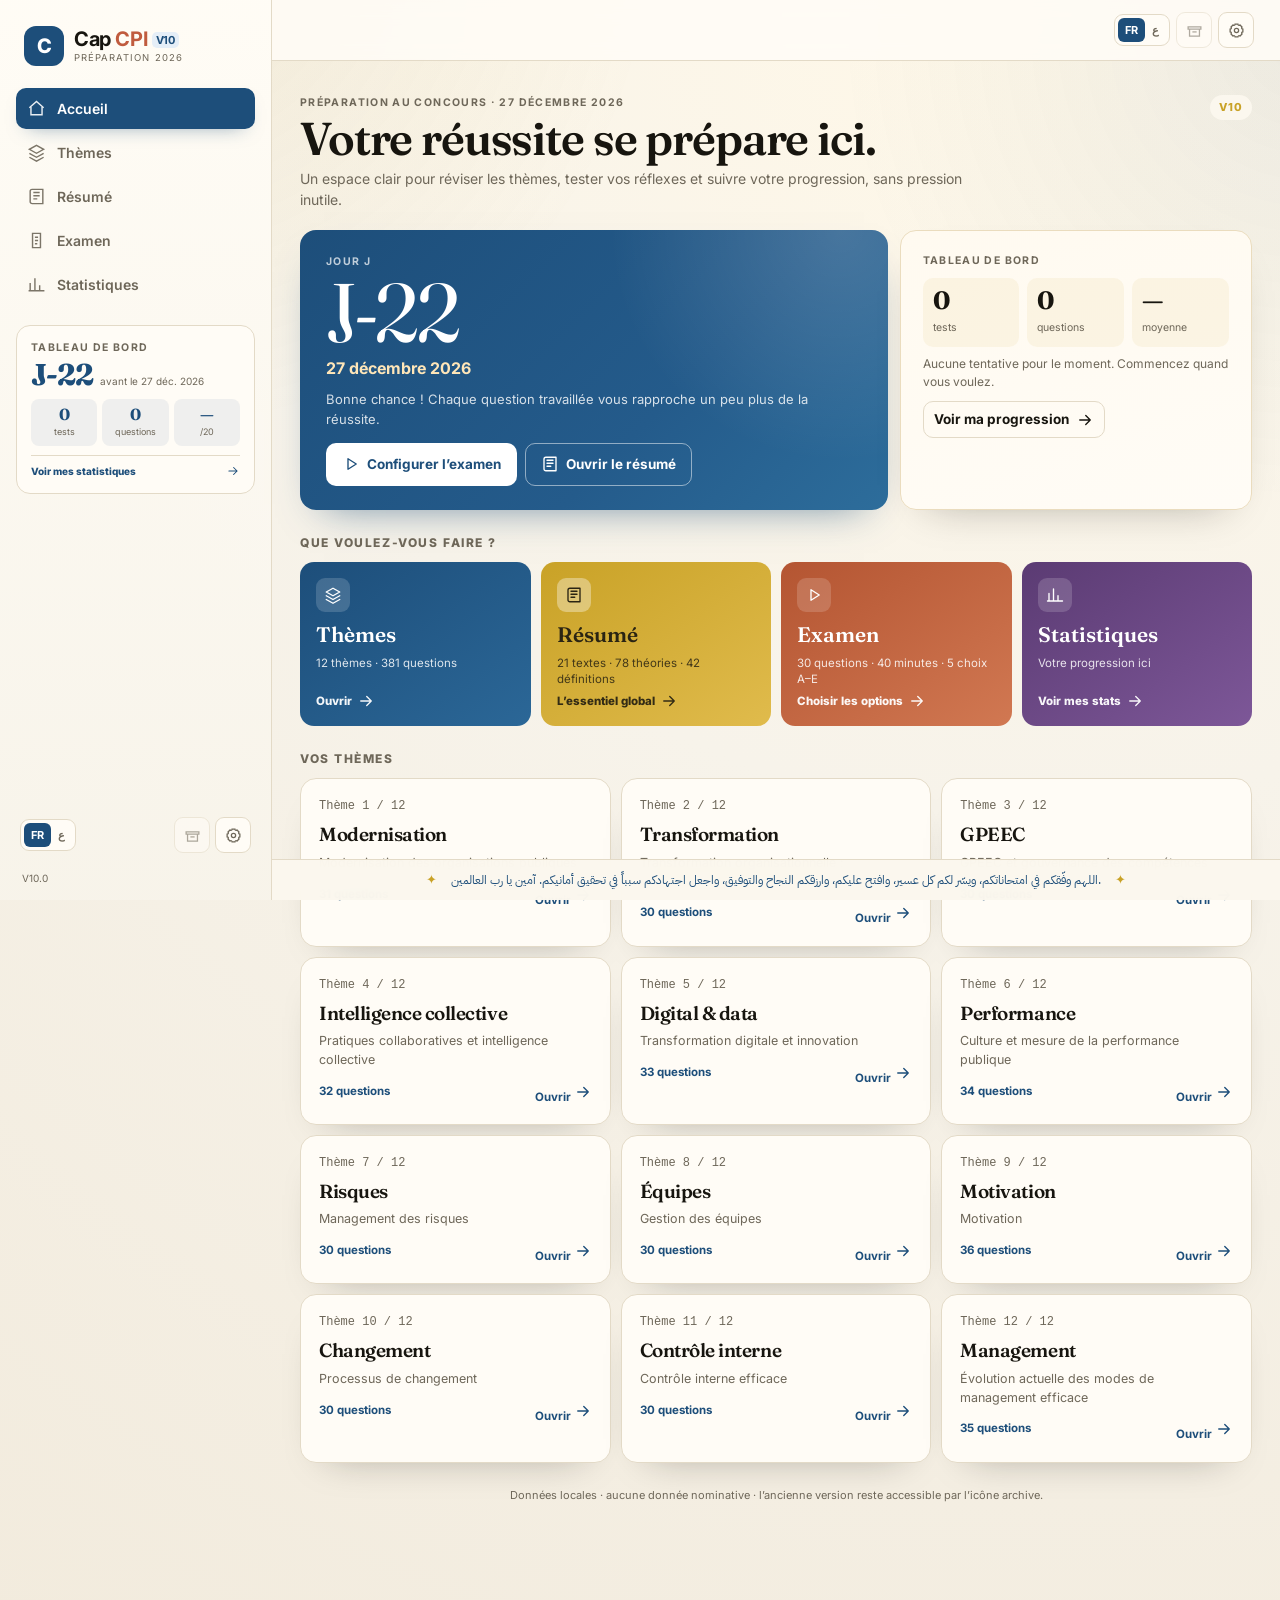
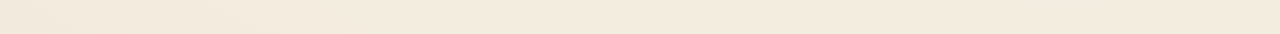
<file: index.html>
<!doctype html>
<html lang="fr">
<head>
  <meta charset="utf-8" />
  <meta name="viewport" content="width=device-width, initial-scale=1" />
  <title>Cap CPI — Préparation au concours 2026</title>
  <meta name="description" content="Cap CPI — préparation au concours OFPPT : thèmes, résumé, examen et statistiques." />
  <link rel="preconnect" href="https://fonts.googleapis.com" />
  <link rel="preconnect" href="https://fonts.gstatic.com" crossorigin />
  <link href="https://fonts.googleapis.com/css2?family=Fraunces:opsz,wght@9..144,400;9..144,500;9..144,600;9..144,700&family=Inter:wght@400;500;600;700&family=IBM+Plex+Mono:wght@400;500&family=IBM+Plex+Sans+Arabic:wght@400;500;600;700&display=swap" rel="stylesheet" />
  <link rel="icon" href="./favicon.svg" />
  <link rel="stylesheet" href="./pilot.css" />
</head>
<body>
  <div class="app">
    <aside class="sidebar">
      <a class="logo" href="#/" aria-label="Accueil">
        <span class="logo-mark">C</span>
        <span class="logo-text">
          <span class="logo-title">Cap <em>CPI</em> <span class="logo-version">V10</span></span>
          <span class="logo-sub">PRÉPARATION 2026</span>
        </span>
      </a>
      <nav class="side-nav" aria-label="Navigation">
        <a class="nav-item active" data-nav="home" href="#/"><svg width="19" height="19" viewBox="0 0 24 24" fill="none" stroke="currentColor" stroke-width="1.8"><path d="m3 11 9-8 9 8"/><path d="M5 10v10h14V10"/></svg><span>Accueil</span></a>
        <a class="nav-item" data-nav="themes" href="#/themes"><svg width="19" height="19" viewBox="0 0 24 24" fill="none" stroke="currentColor" stroke-width="1.8"><path d="m12 3 9 5-9 5-9-5z"/><path d="m3 13 9 5 9-5"/><path d="m3 18 9 5 9-5"/></svg><span>Thèmes</span></a>
        <a class="nav-item" data-nav="revision" href="#/resume"><svg width="19" height="19" viewBox="0 0 24 24" fill="none" stroke="currentColor" stroke-width="1.8"><path d="M4 5.5A2.5 2.5 0 0 1 6.5 3H20v18H6.5A2.5 2.5 0 0 1 4 18.5z"/><path d="M8 7h8M8 11h8M8 15h5"/></svg><span>Résumé</span></a>
        <a class="nav-item" data-nav="exam" href="#/exam"><svg width="19" height="19" viewBox="0 0 24 24" fill="none" stroke="currentColor" stroke-width="1.8"><path d="M7 3h10v18H7z"/><path d="M10 8h4M10 12h4M10 16h3"/></svg><span>Examen</span></a>
        <a class="nav-item" data-nav="stats" href="#/stats"><svg width="19" height="19" viewBox="0 0 24 24" fill="none" stroke="currentColor" stroke-width="1.8"><path d="M4 20V10M10 20V4M16 20v-7M22 20H2"/></svg><span>Statistiques</span></a>
      </nav>
      <div class="side-card side-dashboard" id="sideDashboard"></div>
      <div class="side-foot">
        <div class="lang-switch" role="group" aria-label="Langue">
          <button data-lang="fr" class="active">FR</button>
          <button data-lang="ar">ع</button>
        </div>
        <div class="side-actions">
          <a class="icon-btn legacy" href="./legacy/" target="_blank" rel="noreferrer" title="Version classique" aria-label="Version classique">
            <svg width="17" height="17" viewBox="0 0 24 24" fill="none" stroke="currentColor" stroke-width="1.8"><path d="M3 7h18v3H3z"/><path d="M5 10v10h14V10"/><path d="M9 14h6"/></svg>
          </a>
          <button class="icon-btn" id="settingsBtn" title="Paramètres" aria-label="Paramètres">
            <svg width="17" height="17" viewBox="0 0 24 24" fill="none" stroke="currentColor" stroke-width="1.8"><circle cx="12" cy="12" r="3"/><path d="M19.4 15a1.7 1.7 0 0 0 .34 1.88l.06.06-2.83 2.83-.06-.06a1.7 1.7 0 0 0-1.88-.34 1.7 1.7 0 0 0-1 1.55V21h-4v-.09A1.7 1.7 0 0 0 9 19.36a1.7 1.7 0 0 0-1.88.34l-.06.06-2.83-2.83.06-.06A1.7 1.7 0 0 0 4.63 15a1.7 1.7 0 0 0-1.55-1H3v-4h.09A1.7 1.7 0 0 0 4.64 9a1.7 1.7 0 0 0-.34-1.88l-.06-.06 2.83-2.83.06.06A1.7 1.7 0 0 0 9 4.63a1.7 1.7 0 0 0 1-1.55V3h4v.09A1.7 1.7 0 0 0 15 4.64a1.7 1.7 0 0 0 1.88-.34l.06-.06 2.83 2.83-.06.06A1.7 1.7 0 0 0 19.37 9a1.7 1.7 0 0 0 1.55 1H21v4h-.09A1.7 1.7 0 0 0 19.4 15Z"/></svg>
          </button>
        </div>
      </div>
      <div class="side-version">V10.0</div>
    </aside>

    <div class="main">
      <header class="topbar">
        <a class="logo logo-mobile" href="#/" aria-label="Accueil">
          <span class="logo-mark">C</span>
          <span class="logo-text"><span class="logo-title">Cap <em>CPI</em> <span class="logo-version">V10</span></span><span class="logo-sub">PRÉPARATION 2026</span></span>
        </a>
        <div class="topbar-actions">
          <div class="lang-switch" role="group" aria-label="Langue">
            <button data-lang="fr" class="active">FR</button>
            <button data-lang="ar">ع</button>
          </div>
          <a class="icon-btn legacy" href="./legacy/" target="_blank" rel="noreferrer" title="Version classique" aria-label="Version classique">
            <svg width="17" height="17" viewBox="0 0 24 24" fill="none" stroke="currentColor" stroke-width="1.8"><path d="M3 7h18v3H3z"/><path d="M5 10v10h14V10"/><path d="M9 14h6"/></svg>
          </a>
          <button class="icon-btn" id="settingsBtnMobile" title="Paramètres" aria-label="Paramètres">
            <svg width="17" height="17" viewBox="0 0 24 24" fill="none" stroke="currentColor" stroke-width="1.8"><circle cx="12" cy="12" r="3"/><path d="M19.4 15a1.7 1.7 0 0 0 .34 1.88l.06.06-2.83 2.83-.06-.06a1.7 1.7 0 0 0-1.88-.34 1.7 1.7 0 0 0-1 1.55V21h-4v-.09A1.7 1.7 0 0 0 9 19.36a1.7 1.7 0 0 0-1.88.34l-.06.06-2.83-2.83.06-.06A1.7 1.7 0 0 0 4.63 15a1.7 1.7 0 0 0-1.55-1H3v-4h.09A1.7 1.7 0 0 0 4.64 9a1.7 1.7 0 0 0-.34-1.88l-.06-.06 2.83-2.83.06.06A1.7 1.7 0 0 0 9 4.63a1.7 1.7 0 0 0 1-1.55V3h4v.09A1.7 1.7 0 0 0 15 4.64a1.7 1.7 0 0 0 1.88-.34l.06-.06 2.83 2.83-.06.06A1.7 1.7 0 0 0 19.37 9a1.7 1.7 0 0 0 1.55 1H21v4h-.09A1.7 1.7 0 0 0 19.4 15Z"/></svg>
          </button>
        </div>
      </header>
      <main id="app" class="content"></main>
      <footer class="site-blessing" aria-label="Bénédiction">
        <span class="blessing-ornament">✦</span>
        <p>اللهم وفّقكم في امتحاناتكم، ويسّر لكم كل عسير، وافتح عليكم، وارزقكم النجاح والتوفيق، واجعل اجتهادكم سبباً في تحقيق أمانيكم. آمين يا رب العالمين.</p>
        <span class="blessing-ornament">✦</span>
      </footer>
      <nav class="bottom-nav" aria-label="Navigation mobile">
        <a data-nav="home" class="active" href="#/"><svg width="20" height="20" viewBox="0 0 24 24" fill="none" stroke="currentColor" stroke-width="1.8"><path d="m3 11 9-8 9 8"/><path d="M5 10v10h14V10"/></svg><span>Accueil</span></a>
        <a data-nav="themes" href="#/themes"><svg width="20" height="20" viewBox="0 0 24 24" fill="none" stroke="currentColor" stroke-width="1.8"><path d="m12 3 9 5-9 5-9-5z"/><path d="m3 13 9 5 9-5"/><path d="m3 18 9 5 9-5"/></svg><span>Thèmes</span></a>
        <a data-nav="revision" href="#/resume"><svg width="20" height="20" viewBox="0 0 24 24" fill="none" stroke="currentColor" stroke-width="1.8"><path d="M4 5.5A2.5 2.5 0 0 1 6.5 3H20v18H6.5A2.5 2.5 0 0 1 4 18.5z"/><path d="M8 7h8M8 11h8M8 15h5"/></svg><span>Résumé</span></a>
        <a data-nav="exam" href="#/exam"><svg width="20" height="20" viewBox="0 0 24 24" fill="none" stroke="currentColor" stroke-width="1.8"><path d="M7 3h10v18H7z"/><path d="M10 8h4M10 12h4M10 16h3"/></svg><span>Examen</span></a>
        <a data-nav="stats" href="#/stats"><svg width="20" height="20" viewBox="0 0 24 24" fill="none" stroke="currentColor" stroke-width="1.8"><path d="M4 20V10M10 20V4M16 20v-7M22 20H2"/></svg><span>Statistiques</span></a>
      </nav>
    </div>
  </div>

  <dialog id="settingsDialog">
    <div class="dialog-body">
      <h3>Paramètres</h3>
      <p>Les tentatives restent sur cet appareil. Aucun nom, aucune base de données.</p>
      <p class="legacy-note">L’ancienne plateforme reste accessible via l’icône archive à côté des paramètres.</p>
      <div class="dialog-actions">
        <button class="btn btn-ghost btn-sm" id="resetPilot">Réinitialiser les données</button>
        <button class="btn btn-primary btn-sm" id="closeSettings">Fermer</button>
      </div>
    </div>
  </dialog>
  <script src="./app.js"></script>
</body>
</html>
</file>
<file: pilot.css>
:root {
  --bg: #f7f3ea;
  --surface: #fffdf8;
  --surface-2: #f1eadb;
  --ink: #17150f;
  --muted: #6b746f;
  --line: #ded5c2;
  --navy: #1f3a5f;
  --navy-2: #16304f;
  --emerald: #1f6f5c;
  --emerald-soft: #e3efe9;
  --gold: #a8841f;
  --terra: #b45532;
  --shadow: 0 10px 30px rgba(29, 42, 38, .07);
  --radius: 16px;
}
* { box-sizing: border-box; }
html, body { margin: 0; padding: 0; }
body {
  background: radial-gradient(circle at 80% 0%, #fff8e8 0%, var(--bg) 42%, #f2ebdd 100%);
  color: var(--ink);
  font-family: "Segoe UI", Arial, sans-serif;
  font-size: 15px;
  line-height: 1.5;
  min-height: 100vh;
}
button, input { font: inherit; }
a { color: inherit; }
h1, h2, h3 { font-family: Georgia, "Times New Roman", serif; letter-spacing: -.02em; }
.topbar {
  position: sticky; top: 0; z-index: 20;
  display: flex; align-items: center; gap: 22px;
  padding: 12px 26px;
  background: rgba(255, 253, 248, .92);
  backdrop-filter: blur(10px);
  border-bottom: 1px solid var(--line);
}
.brand { display: flex; align-items: center; gap: 10px; min-width: 190px; }
.brand-mark {
  width: 38px; height: 38px; border-radius: 11px; display: grid; place-items: center;
  background: var(--navy); color: #fff; font-weight: 800; font-size: 19px;
}
.brand-name { font-weight: 800; font-size: 17px; line-height: 1.1; }
.brand-name em { font-style: normal; color: var(--terra); }
.brand-name span { font-size: 11px; color: var(--emerald); background: var(--emerald-soft); border-radius: 5px; padding: 1px 4px; vertical-align: 2px; }
.brand small { display: block; font-size: 10px; letter-spacing: .12em; color: var(--muted); }
.topnav { display: flex; gap: 4px; flex: 1; }
.topnav button {
  border: 0; background: transparent; color: var(--muted); padding: 8px 12px;
  border-radius: 8px; cursor: pointer; font-weight: 600;
}
.topnav button:hover { background: var(--surface-2); color: var(--ink); }
.topnav button.active { background: var(--navy); color: #fff; }
.top-actions { display: flex; gap: 6px; align-items: center; }
.icon-btn {
  width: 36px; height: 36px; border: 1px solid var(--line); background: var(--surface);
  border-radius: 9px; display: grid; place-items: center; cursor: pointer; color: var(--muted);
}
.icon-btn:hover { border-color: var(--emerald); color: var(--emerald); }
.icon-btn.legacy { opacity: .55; }
.icon-btn.legacy:hover { opacity: 1; }
main { max-width: 1120px; margin: 0 auto; padding: 26px 22px 60px; }
.page-head { display: flex; justify-content: space-between; gap: 18px; align-items: flex-end; margin: 8px 0 20px; }
.eyebrow { color: var(--muted); text-transform: uppercase; letter-spacing: .13em; font-size: 10.5px; font-weight: 700; }
.page-head h1 { margin: 4px 0 6px; font-size: clamp(31px, 4vw, 45px); line-height: 1.02; }
.page-head p { margin: 0; color: var(--muted); max-width: 700px; }
.pilot-chip { display: inline-flex; gap: 6px; align-items: center; padding: 4px 9px; border-radius: 999px; background: var(--surface-2); color: var(--gold); font-size: 11px; font-weight: 800; letter-spacing: .08em; }
.card { background: var(--surface); border: 1px solid var(--line); border-radius: var(--radius); box-shadow: var(--shadow); }
.hero {
  padding: 28px 30px; margin-bottom: 16px;
  background: radial-gradient(circle at 95% 0%, rgba(201,162,39,.14), transparent 38%), var(--surface);
  display: flex; gap: 26px; align-items: flex-start;
}
.hero-icon { width: 52px; height: 52px; border-radius: 14px; background: var(--emerald-soft); color: var(--emerald); display: grid; place-items: center; flex-shrink: 0; }
.hero h1 { margin: 4px 0 6px; font-size: clamp(33px, 5vw, 49px); line-height: 1; }
.hero p { margin: 0; color: var(--muted); max-width: 760px; }
.hero-meta { display: flex; flex-wrap: wrap; gap: 12px; margin-top: 14px; color: var(--muted); font-size: 12px; }
.hero-meta span { display: inline-flex; gap: 5px; align-items: center; }
.section-title { margin: 24px 0 10px; font-size: 12px; letter-spacing: .13em; text-transform: uppercase; color: var(--muted); font-weight: 800; }
.grid { display: grid; gap: 12px; }
.grid-2 { grid-template-columns: repeat(2, minmax(0, 1fr)); }
.grid-3 { grid-template-columns: repeat(3, minmax(0, 1fr)); }
.theme-card { padding: 18px; text-decoration: none; color: inherit; display: flex; flex-direction: column; gap: 5px; cursor: pointer; transition: .15s; text-align: left; }
.theme-card:hover { border-color: var(--emerald); transform: translateY(-2px); }
.theme-number { font-family: ui-monospace, monospace; color: var(--muted); font-size: 12px; }
.theme-card h3 { margin: 0; font-size: 19px; }
.theme-card p { margin: 0; color: var(--muted); font-size: 12.5px; }
.theme-card foot, .theme-card .foot { margin-top: 8px; display: flex; justify-content: space-between; color: var(--emerald); font-size: 11.5px; font-weight: 700; }
.cta-card { padding: 20px; display: flex; gap: 16px; align-items: center; justify-content: space-between; }
.cta-card h3 { margin: 0 0 3px; font-size: 19px; }
.cta-card p { margin: 0; color: var(--muted); font-size: 12.5px; }
.btn { border: 1px solid transparent; border-radius: 9px; padding: 10px 15px; font-weight: 700; font-size: 13px; cursor: pointer; display: inline-flex; align-items: center; justify-content: center; gap: 7px; text-decoration: none; }
.btn-primary { background: var(--navy); color: #fff; }
.btn-primary:hover { background: var(--navy-2); }
.btn-ghost { background: transparent; border-color: var(--line); color: var(--ink); }
.btn-ghost:hover { border-color: var(--emerald); color: var(--emerald); }
.btn-quiet { background: transparent; color: var(--muted); }
.btn-danger { background: var(--terra); color: #fff; }
.btn-sm { padding: 7px 10px; font-size: 11.5px; }
.btn:disabled { opacity: .45; cursor: not-allowed; }
.pill { display: inline-flex; gap: 4px; padding: 3px 8px; border: 1px solid var(--line); border-radius: 999px; color: var(--muted); font-size: 10.5px; white-space: nowrap; }
.quiz-shell { max-width: 880px; margin: 0 auto; }
.quiz-head { display: flex; align-items: center; gap: 10px; margin-bottom: 12px; flex-wrap: wrap; }
.quiz-title { font-weight: 800; color: var(--navy); flex: 1; min-width: 140px; }
.timer { display: inline-flex; align-items: center; gap: 6px; padding: 6px 10px; border-radius: 999px; background: var(--emerald-soft); color: var(--emerald); font-weight: 800; font-size: 13px; }
.timer.urgent { background: #f7e2dc; color: var(--terra); }
.quiz-progress { height: 6px; background: var(--surface-2); border-radius: 999px; overflow: hidden; margin-bottom: 14px; }
.quiz-progress span { display: block; height: 100%; background: var(--emerald); border-radius: 999px; transition: width .2s; }
.question-card { padding: 24px 26px; }
.question-meta { display: flex; justify-content: space-between; color: var(--muted); font-size: 11.5px; gap: 10px; margin-bottom: 10px; }
.question-stem { font-family: Georgia, serif; font-size: clamp(20px, 2.3vw, 26px); line-height: 1.35; margin: 0 0 16px; font-weight: 600; }
.options { display: flex; flex-direction: column; gap: 8px; }
.option { display: flex; gap: 12px; align-items: flex-start; text-align: left; width: 100%; padding: 12px 14px; border: 1px solid var(--line); border-radius: 11px; background: var(--surface); color: var(--ink); cursor: pointer; }
.option:hover { border-color: var(--emerald); }
.option.selected { border-color: var(--navy); background: #eef3f9; }
.option.correct { border-color: var(--emerald); background: var(--emerald-soft); }
.option.wrong { border-color: var(--terra); background: #f8e5df; }
.option.dimmed { opacity: .5; }
.option-letter { width: 26px; height: 26px; border-radius: 50%; border: 1px solid var(--line); display: grid; place-items: center; font-weight: 800; font-size: 12px; flex-shrink: 0; }
.option.selected .option-letter { background: var(--navy); color: #fff; border-color: var(--navy); }
.option.correct .option-letter { background: var(--emerald); color: #fff; border-color: var(--emerald); }
.option.wrong .option-letter { background: var(--terra); color: #fff; border-color: var(--terra); }
.option-text { flex: 1; font-size: 13.5px; line-height: 1.5; }
.option-state { font-size: 11px; font-weight: 800; color: var(--emerald); }
.feedback { margin-top: 14px; border-top: 1px solid var(--line); padding-top: 12px; }
.feedback-ok { color: var(--emerald); }
.feedback-ko { color: var(--terra); }
.feedback strong { font-size: 13px; }
.feedback p { margin: 6px 0 0; color: var(--muted); font-size: 12.5px; }
.quiz-foot { display: flex; gap: 8px; align-items: center; justify-content: space-between; margin-top: 14px; flex-wrap: wrap; }
.quiz-foot .right { display: flex; gap: 8px; margin-left: auto; flex-wrap: wrap; }
.navigator { display: flex; flex-wrap: wrap; gap: 4px; margin-top: 12px; }
.nav-dot { width: 26px; height: 26px; border-radius: 7px; border: 1px solid var(--line); background: var(--surface); font-size: 10.5px; cursor: pointer; color: var(--muted); }
.nav-dot.answered { background: var(--emerald-soft); border-color: var(--emerald); color: var(--emerald); font-weight: 700; }
.nav-dot.current { outline: 2px solid var(--navy); color: var(--navy); font-weight: 800; }
.pause-layer { position: fixed; inset: 0; z-index: 40; background: rgba(23,21,15,.45); display: grid; place-items: center; padding: 20px; }
.pause-card { max-width: 440px; text-align: center; padding: 28px; }
.pause-card h2 { margin: 8px 0; }
.pause-card p { color: var(--muted); }
.result-hero { padding: 26px 28px; display: flex; gap: 20px; justify-content: space-between; align-items: center; flex-wrap: wrap; }
.result-hero h1 { font-size: 47px; margin: 2px 0; }
.result-hero p { margin: 0; color: var(--muted); }
.stat-grid { display: grid; grid-template-columns: repeat(4, minmax(0, 1fr)); gap: 10px; margin-top: 12px; }
.stat { padding: 14px; }
.stat strong { display: block; font-size: 22px; }
.stat span { color: var(--muted); font-size: 11px; }
.review-list { display: flex; flex-direction: column; gap: 8px; margin-top: 12px; }
.review-item { padding: 12px 14px; border: 1px solid var(--line); border-radius: 11px; background: var(--surface); }
.review-item summary { cursor: pointer; display: flex; gap: 10px; align-items: flex-start; list-style: none; }
.review-item summary::-webkit-details-marker { display: none; }
.review-body { margin-top: 10px; border-top: 1px solid var(--line); padding-top: 10px; display: flex; flex-direction: column; gap: 6px; }
.review-line { display: grid; grid-template-columns: 140px 1fr; gap: 10px; font-size: 12.5px; }
.review-line span { color: var(--muted); }
.review-expl { color: var(--muted); font-size: 12.5px; margin: 4px 0 0; }
.review-source { color: var(--gold); font-size: 11px; margin: 4px 0 0; }
.tabs { display: flex; gap: 4px; margin: 10px 0 14px; }
.tab { border: 1px solid var(--line); background: var(--surface); color: var(--muted); padding: 8px 12px; border-radius: 8px; cursor: pointer; font-weight: 700; font-size: 12px; }
.tab.active { background: var(--navy); color: #fff; border-color: var(--navy); }
.rev-card { padding: 18px 20px; margin-bottom: 10px; }
.rev-card h3 { margin: 0 0 6px; font-size: 19px; }
.rev-card p { margin: 4px 0; color: var(--muted); font-size: 12.5px; }
.rev-list { margin: 6px 0 0; padding-left: 18px; color: var(--muted); font-size: 12.5px; }
.rev-list li { margin: 3px 0; }
.rev-columns { display: grid; grid-template-columns: repeat(2, minmax(0, 1fr)); gap: 12px; }
.rev-table { width: 100%; border-collapse: collapse; font-size: 12.5px; }
.rev-table th, .rev-table td { text-align: left; padding: 8px 10px; border-bottom: 1px solid var(--line); vertical-align: top; }
.rev-table th { font-size: 10.5px; text-transform: uppercase; letter-spacing: .08em; color: var(--muted); }
.search { width: 100%; max-width: 420px; padding: 10px 12px; border: 1px solid var(--line); border-radius: 9px; background: var(--surface); margin-bottom: 10px; }
.fact { padding: 8px 0; border-bottom: 1px dashed var(--line); color: var(--muted); font-size: 12.5px; }
.fact:last-child { border-bottom: 0; }
.empty { padding: 20px; color: var(--muted); text-align: center; }
.attempt-row { display: flex; justify-content: space-between; gap: 10px; padding: 10px 0; border-bottom: 1px solid var(--line); font-size: 12.5px; }
.attempt-row:last-child { border-bottom: 0; }
.attempt-row strong { font-size: 16px; color: var(--navy); }
.attempt-row span { color: var(--muted); }
.footer-note { margin-top: 24px; color: var(--muted); font-size: 11px; text-align: center; }
.legacy-note { font-size: 11px; color: var(--muted); }
dialog { border: 1px solid var(--line); border-radius: 14px; padding: 0; background: var(--surface); color: var(--ink); max-width: 460px; width: calc(100% - 30px); }
dialog::backdrop { background: rgba(23,21,15,.4); }
.dialog-body { padding: 22px; }
.dialog-body h3 { margin: 0 0 8px; }
.dialog-body p { color: var(--muted); font-size: 13px; }
.dialog-actions { display: flex; gap: 8px; justify-content: flex-end; margin-top: 16px; }
@media (max-width: 900px) {
  .topbar { flex-wrap: wrap; gap: 8px; padding: 10px 14px; }
  .topnav { order: 3; width: 100%; overflow-x: auto; }
  .topnav button { white-space: nowrap; }
  main { padding: 18px 12px 48px; }
  .grid-2, .grid-3, .rev-columns { grid-template-columns: minmax(0, 1fr); }
  .stat-grid { grid-template-columns: repeat(2, minmax(0, 1fr)); }
  .hero { padding: 20px; }
  .question-card { padding: 18px 16px; }
  .review-line { grid-template-columns: minmax(0, 1fr); gap: 2px; }
}
@media (max-width: 520px) {
  .stat-grid { grid-template-columns: minmax(0, 1fr); }
  .cta-card { flex-direction: column; align-items: flex-start; }
  .quiz-foot .right { width: 100%; justify-content: flex-end; }
}

/* ---------- Alignement sur la plateforme Cap CPI ---------- */
:root {
  --bg: #f7f3ea;
  --surface: #fffcf6;
  --surface-2: #fbf7ee;
  --ink: #17150f;
  --muted: #6e6759;
  --line: #e3dac7;
  --navy: #1d4e7a;
  --navy-2: #163e63;
  --emerald: #1d4e7a;
  --emerald-soft: #e5eef7;
  --gold: #c9a227;
  --terra: #c05b3e;
  --serif: 'Fraunces', Georgia, 'Times New Roman', serif;
  --sans: 'Inter', -apple-system, BlinkMacSystemFont, 'Segoe UI', sans-serif;
  --mono: 'IBM Plex Mono', ui-monospace, monospace;
  --radius: 16px;
  --shadow: 0 18px 42px -28px rgba(23, 21, 15, .4);
}
html[dir="rtl"] {
  --serif: 'IBM Plex Sans Arabic', 'Inter', sans-serif;
  --sans: 'IBM Plex Sans Arabic', 'Inter', sans-serif;
}
body { background-color: var(--bg); font-family: var(--sans); font-size: 16px; }
body::before {
  content: ''; position: fixed; inset: 0; z-index: -1; pointer-events: none;
  background:
    radial-gradient(circle at 12% -8%, rgba(201,162,39,.1), transparent 34%),
    radial-gradient(circle at 102% 4%, rgba(29,78,122,.07), transparent 30%);
}
h1, h2, h3, h4 { font-family: var(--serif); font-weight: 600; letter-spacing: -.025em; }
.app { display: flex; min-height: 100vh; }
.sidebar {
  width: 272px; flex-shrink: 0; position: sticky; top: 0; height: 100vh;
  display: flex; flex-direction: column; gap: 18px; padding: 22px 16px 14px;
  background: linear-gradient(180deg, rgba(255,252,246,.96), rgba(247,243,234,.96));
  border-inline-end: 1px solid var(--line);
}
.logo {
  display: flex; align-items: center; gap: 10px; border: 0; background: transparent;
  padding: 4px 8px; text-align: start; cursor: pointer; color: inherit;
}
.logo-mark { width: 40px; height: 40px; border-radius: 12px; display: grid; place-items: center; background: var(--navy); color: #fff; font-weight: 800; font-size: 20px; flex-shrink: 0; }
.logo-text { display: flex; flex-direction: column; line-height: 1.1; }
.logo-title { font-size: 20px; font-weight: 700; letter-spacing: -.02em; }
.logo-title em { font-style: normal; color: var(--terra); }
.logo-version { font-size: 11px; color: var(--emerald); background: var(--emerald-soft); border-radius: 5px; padding: 1px 4px; vertical-align: 2px; }
.logo-sub { margin-top: 3px; font-size: 9.5px; letter-spacing: .11em; color: var(--muted); }
.logo-mobile { display: none; }
.side-nav { display: flex; flex-direction: column; gap: 3px; }
.nav-item {
  display: flex; align-items: center; gap: 11px; padding: 10px 11px; border: 0;
  border-radius: 10px; background: transparent; color: var(--muted); cursor: pointer;
  font-weight: 600; font-size: 14px; text-align: start; width: 100%;
}
.nav-item svg { flex-shrink: 0; opacity: .9; }
.nav-item:hover { background: var(--surface-2); color: var(--ink); }
.nav-item.active { background: var(--navy); color: #fff; box-shadow: 0 8px 20px -12px rgba(29,78,122,.6); }
.side-card { margin-top: 2px; padding: 14px; border: 1px solid var(--line); border-radius: 14px; background: var(--surface); }
.side-title { margin-top: 3px; font-family: var(--serif); font-weight: 600; font-size: 16px; }
.side-card p { margin: 6px 0 8px; color: var(--muted); font-size: 11.5px; line-height: 1.45; }
.side-bars { height: 6px; background: var(--surface-2); border-radius: 999px; overflow: hidden; }
.side-bars span { display: block; height: 100%; background: var(--emerald); }
.side-meta { margin-top: 6px; color: var(--muted); font-size: 10.5px; }
.side-foot { margin-top: auto; display: flex; align-items: center; justify-content: space-between; gap: 8px; padding: 0 4px; }
.side-actions { display: flex; gap: 5px; }
.lang-switch { display: inline-flex; padding: 3px; border: 1px solid var(--line); border-radius: 9px; background: var(--surface); }
.lang-switch button { border: 0; background: transparent; color: var(--muted); padding: 4px 7px; border-radius: 6px; cursor: pointer; font-size: 11px; font-weight: 700; }
.lang-switch button.active { background: var(--navy); color: #fff; }
.side-version { padding: 0 6px; color: var(--muted); font-size: 10px; }
.main { flex: 1; min-width: 0; }
.topbar {
  display: flex; align-items: center; justify-content: flex-end; gap: 10px;
  padding: 12px 26px; background: rgba(255,252,246,.88); backdrop-filter: blur(10px);
  border-bottom: 1px solid var(--line); position: sticky; top: 0; z-index: 15;
}
.topbar-actions { display: flex; align-items: center; gap: 6px; }
.content { width: 100%; max-width: 1180px; margin: 0 auto; padding: 26px 28px 72px; }
.bottom-nav { display: none; }
.eyebrow { font-size: 10.5px; letter-spacing: .13em; color: var(--muted); }
.page-head h1 { font-size: clamp(2.1rem, 3.6vw, 3rem); }
.page-head p { font-size: 14px; }
.hero { background: radial-gradient(circle at 100% 0%, rgba(201,162,39,.12), transparent 34%), var(--surface); }
.hero h1 { font-size: clamp(2.2rem, 4vw, 3.2rem); }
.card { box-shadow: var(--shadow); }
.btn { border-radius: 10px; font-size: 13.5px; }
.btn-primary { background: var(--navy); }
.btn-primary:hover { background: var(--navy-2); }
.pill { color: var(--muted); }
.option.selected { border-color: var(--navy); background: var(--emerald-soft); }
.question-stem { font-family: var(--serif); }
.result-hero h1 { font-family: var(--serif); }
.timer { background: var(--emerald-soft); color: var(--emerald); }
@media (max-width: 980px) {
  .sidebar { display: none; }
  .app { display: block; }
  .topbar { justify-content: space-between; padding: 10px 14px; }
  .logo-mobile { display: flex; }
  .content { padding: 18px 14px 84px; }
  .bottom-nav {
    display: flex; position: fixed; inset-inline: 0; bottom: 0; z-index: 30;
    justify-content: space-around; padding: 7px 4px 10px;
    background: rgba(255,252,246,.96); border-top: 1px solid var(--line);
    backdrop-filter: blur(10px);
  }
  .bottom-nav button {
    display: flex; flex-direction: column; align-items: center; gap: 3px;
    border: 0; background: transparent; color: var(--muted); font-size: 10px; cursor: pointer;
    min-width: 64px;
  }
  .bottom-nav button.active { color: var(--navy); font-weight: 700; }
}
@media (min-width: 981px) {
  .topbar { border-bottom: 1px solid var(--line); }
}
html[dir="rtl"] .sidebar { border-inline-end: 0; border-inline-start: 1px solid var(--line); }
html[dir="rtl"] .nav-item { text-align: right; }
html[dir="rtl"] .option { text-align: right; }
html[dir="rtl"] .review-line { text-align: right; }
html[dir="rtl"] .quiz-head { direction: rtl; }
html[dir="rtl"] .topbar { direction: rtl; }

/* Statistiques */
.stat strong em { margin-left: 2px; font-size: 12px; font-style: normal; color: var(--muted); }
.stats-theme { padding: 10px 0; border-bottom: 1px dashed var(--line); }
.stats-theme:last-child { border-bottom: 0; }
.stats-theme-head { display: flex; justify-content: space-between; gap: 10px; font-size: 13px; }
.stats-theme-head span { color: var(--muted); font-size: 11.5px; }
.stats-bar { height: 6px; margin-top: 6px; background: var(--surface-2); border-radius: 999px; overflow: hidden; }
.stats-bar span { display: block; height: 100%; background: var(--emerald); border-radius: 999px; }
.stats-theme-meta { margin-top: 4px; color: var(--muted); font-size: 10.5px; }

/* Accueil chaleureux */
.home-head { align-items: flex-start; }
.welcome-grid { display: grid; grid-template-columns: 1.25fr .75fr; gap: 12px; }
.countdown-card {
  padding: 24px 26px; color: #fff; border: 0;
  background:
    radial-gradient(circle at 92% 0%, rgba(255,255,255,.16), transparent 38%),
    linear-gradient(135deg, var(--navy) 0%, #245b8b 62%, #2d6d9b 100%);
  box-shadow: 0 18px 40px -24px rgba(29,78,122,.7);
}
.countdown-card .eyebrow { color: rgba(255,255,255,.72); }
.countdown-value { margin-top: 4px; font-family: var(--serif); font-size: clamp(55px, 7vw, 83px); line-height: .95; letter-spacing: -.04em; }
.countdown-date { margin-top: 4px; font-weight: 700; color: #ffe6b8; }
.countdown-card p { margin: 10px 0 14px; max-width: 540px; color: rgba(255,255,255,.82); font-size: 13px; }
.welcome-actions { display: flex; flex-wrap: wrap; gap: 8px; }
.btn-light { background: #fff; color: var(--navy); }
.btn-light:hover { background: #f6ecd9; }
.btn-outline-light { background: transparent; border-color: rgba(255,255,255,.5); color: #fff; }
.btn-outline-light:hover { background: rgba(255,255,255,.12); }
.warm-card { padding: 22px; background: linear-gradient(160deg, #fffaf0, var(--surface)); border-color: #eadcbe; }
.warm-stats { display: grid; grid-template-columns: repeat(3, minmax(0, 1fr)); gap: 8px; margin: 10px 0 8px; }
.warm-stats > div { padding: 10px; border-radius: 10px; background: rgba(201,162,39,.08); }
.warm-stats strong { display: block; font-family: var(--serif); font-size: 25px; line-height: 1; }
.warm-stats strong em { font-size: 11px; font-style: normal; color: var(--muted); }
.warm-stats span { color: var(--muted); font-size: 10.5px; }
.warm-last { margin: 4px 0 10px; color: var(--muted); font-size: 12px; min-height: 32px; }
.home-cards { display: grid; grid-template-columns: repeat(4, minmax(0, 1fr)); gap: 10px; }
.home-card {
  display: flex; flex-direction: column; align-items: flex-start; gap: 5px;
  min-height: 150px; padding: 16px; border: 0; border-radius: 14px;
  text-align: left; cursor: pointer; color: #fff; font-family: inherit;
  transition: transform .16s ease, box-shadow .16s ease;
}
.home-card:hover { transform: translateY(-3px); box-shadow: 0 18px 32px -22px rgba(23,21,15,.55); }
.home-card-blue { background: linear-gradient(145deg, #1d4e7a, #2b6797); }
.home-card-gold { background: linear-gradient(145deg, #c9a227, #e0bb4c); color: #2a2413; }
.home-card-terra { background: linear-gradient(145deg, #b45532, #d17852); }
.home-card-violet { background: linear-gradient(145deg, #5b3b73, #7d5798); }
.home-card-icon { display: grid; place-items: center; width: 34px; height: 34px; border-radius: 9px; background: rgba(255,255,255,.16); }
.home-card-gold .home-card-icon { background: rgba(255,255,255,.35); }
.home-card-title { font-family: var(--serif); font-size: 21px; font-weight: 600; margin-top: 2px; }
.home-card-meta { font-size: 11.5px; line-height: 1.4; opacity: .85; }
.home-card-link { margin-top: auto; display: inline-flex; align-items: center; gap: 5px; font-size: 11.5px; font-weight: 800; opacity: .95; }
@media (max-width: 1100px) {
  .home-cards { grid-template-columns: repeat(2, minmax(0, 1fr)); }
}
@media (max-width: 900px) {
  .welcome-grid { grid-template-columns: minmax(0, 1fr); }
}
@media (max-width: 560px) {
  .home-cards { grid-template-columns: minmax(0, 1fr); }
  .warm-stats { grid-template-columns: minmax(0, 1fr); }
  .countdown-card { padding: 20px; }
}

.home-themes { display: grid; grid-template-columns: repeat(3, minmax(0, 1fr)); gap: 10px; }
@media (max-width: 1100px) { .home-themes { grid-template-columns: repeat(2, minmax(0, 1fr)); } }
@media (max-width: 620px) { .home-themes { grid-template-columns: minmax(0, 1fr); } }

/* ---------- Liens et navigation ---------- */
a.logo, a.nav-item, .bottom-nav a { text-decoration: none; }
.home-card, .theme-card { text-decoration: none; }
@media (max-width: 980px) {
  .bottom-nav a {
    display: flex; flex-direction: column; align-items: center; gap: 3px;
    color: var(--muted); font-size: 10px; text-decoration: none; min-width: 64px;
  }
  .bottom-nav a.active { color: var(--navy); font-weight: 700; }
}

/* ---------- Configuration de l'examen ---------- */
.head-chips { display: flex; flex-wrap: wrap; gap: 7px; align-items: center; }
.chip {
  display: inline-flex; align-items: center; gap: 6px; padding: 6px 10px;
  border: 1px solid var(--line); border-radius: 999px; background: var(--surface);
  color: var(--muted); font-size: 11.5px; font-weight: 700; white-space: nowrap;
}
.chip svg { width: 14px; height: 14px; }
.chip-emerald { background: var(--emerald-soft); border-color: #cfe3da; color: var(--emerald); }

.section-heading { display: flex; align-items: flex-end; justify-content: space-between; gap: 18px; margin-bottom: 12px; }
.section-heading h2 { margin: 3px 0 0; font-size: 23px; line-height: 1.15; }
.config-card .section-heading:not(:first-child) { margin-top: 22px; }

.training-layout {
  display: grid;
  grid-template-columns: minmax(0, 1.55fr) minmax(270px, .72fr);
  gap: 18px; align-items: start;
}
.config-card { padding: 26px; }
.exam-mode-grid { display: grid; grid-template-columns: repeat(2, minmax(0, 1fr)); gap: 10px; margin: 10px 0 18px; }
.exam-mode-card {
  display: flex; align-items: flex-start; gap: 10px; padding: 14px;
  border: 1px solid var(--line); border-radius: 14px; background: var(--surface);
  color: inherit; text-align: start; cursor: pointer; width: 100%;
  transition: border-color .16s ease, background .16s ease, box-shadow .16s ease;
}
.exam-mode-card:hover { border-color: var(--line-strong, #c9bfa9); }
.exam-mode-card.selected { border-color: var(--emerald); background: var(--emerald-soft); box-shadow: 0 0 0 3px rgba(29,78,122,.07); }
.exam-mode-icon { display: grid; place-items: center; width: 36px; height: 36px; border-radius: 10px; background: var(--surface-2); color: var(--emerald); flex-shrink: 0; }
.exam-mode-card strong { display: block; font-size: 14px; }
.exam-mode-card small { display: block; margin-top: 2px; color: var(--muted); font-size: 11.5px; line-height: 1.45; }
.config-hint { margin: -4px 0 12px; font-size: 12px; color: var(--muted); }
.count-picker { display: flex; flex-wrap: wrap; gap: 7px; margin-bottom: 4px; }
.count-option {
  min-width: 52px; height: 38px; padding: 0 13px; border: 1px solid var(--line);
  border-radius: 999px; background: var(--surface); color: var(--ink);
  font-size: 13px; font-weight: 600; cursor: pointer; transition: .15s;
}
.count-option:hover { border-color: var(--emerald); color: var(--emerald); }
.count-option.selected { border-color: var(--emerald); background: var(--emerald); color: #fff; }

.exam-scoring-option {
  position: relative; display: flex; align-items: flex-start; gap: 12px;
  margin: 4px 0 18px; padding: 14px 15px; border: 1px solid var(--line);
  border-radius: 14px; background: var(--surface); cursor: pointer;
  transition: border-color .16s ease, background .16s ease, box-shadow .16s ease;
}
.exam-scoring-option input { position: absolute; width: 1px; height: 1px; opacity: 0; pointer-events: none; }
.exam-scoring-option:focus-within { outline: 2px solid var(--emerald); outline-offset: 2px; }
.exam-scoring-option.selected { border-color: var(--emerald); background: var(--emerald-soft); box-shadow: 0 0 0 3px rgba(29,78,122,.07); }
.exam-scoring-check {
  display: grid; place-items: center; flex-shrink: 0; width: 24px; height: 24px;
  border: 1px solid var(--line); border-radius: 7px; background: var(--surface); color: #fff;
}
.exam-scoring-check svg { width: 14px; height: 14px; }
.exam-scoring-option.selected .exam-scoring-check { border-color: var(--emerald); background: var(--emerald); }
.exam-scoring-text strong { display: block; font-size: 13px; font-weight: 700; }
.exam-scoring-text small { display: block; margin-top: 3px; color: var(--muted); font-size: 11.5px; line-height: 1.5; }

.config-summary {
  display: flex; align-items: center; justify-content: space-between; gap: 18px;
  padding: 17px 18px; border-radius: 14px; background: var(--surface-2); border: 1px solid var(--line);
}
.config-summary strong { display: block; font-size: 13.5px; }
.config-summary small { display: block; margin-top: 3px; font-size: 11.5px; color: var(--muted); }

.training-side { display: flex; flex-direction: column; gap: 12px; }
.side-panel { padding: 19px; }
.exam-note-card { background: var(--surface-2); }
.exam-note-icon { display: grid; place-items: center; width: 44px; height: 44px; margin-bottom: 12px; border-radius: 12px; background: var(--emerald-soft); color: var(--emerald); }
.exam-note-card h3 { font-size: 17px; margin: 0; }
.exam-note-card p { margin-top: 6px; font-size: 12px; line-height: 1.55; color: var(--muted); }
.exam-note-meta { display: flex; flex-wrap: wrap; gap: 12px; margin-top: 14px; color: var(--emerald); font-size: 11px; font-weight: 600; }
.exam-note-meta span { display: inline-flex; align-items: center; gap: 4px; }
.exam-note-meta svg { width: 14px; height: 14px; }
.exam-history { display: flex; flex-direction: column; margin-top: 10px; }
.exam-history-row { display: flex; align-items: center; gap: 8px; padding: 10px 0; border-bottom: 1px solid var(--line); text-decoration: none; color: inherit; }
.exam-history-row:last-child { border-bottom: 0; }
.exam-history-row:hover .exam-history-meta { color: var(--emerald); }
.exam-history-score { font-family: var(--serif); font-size: 20px; font-weight: 600; color: var(--emerald); }
.exam-history-score small { font-family: inherit; font-size: 10px; color: var(--muted); }
.exam-history-meta { flex: 1; font-size: 11px; color: var(--muted); }
.exam-history-row > svg { width: 15px; height: 15px; color: var(--muted); }
.panel-empty { margin: 8px 0 0; color: var(--muted); font-size: 12px; }

.exam-steps { display: grid; grid-template-columns: repeat(3, minmax(0, 1fr)); gap: 10px; margin-top: 18px; }
.exam-step { display: flex; align-items: flex-start; gap: 10px; padding: 14px; }
.exam-step-icon { display: grid; place-items: center; flex-shrink: 0; width: 32px; height: 32px; border-radius: 9px; background: var(--emerald-soft); color: var(--emerald); }
.exam-step-icon svg { width: 17px; height: 17px; }
.exam-step strong { display: block; font-size: 12px; }
.exam-step p { margin-top: 3px; font-size: 11px; line-height: 1.45; color: var(--muted); }

html[dir="rtl"] .exam-mode-card,
html[dir="rtl"] .exam-scoring-option,
html[dir="rtl"] .config-summary,
html[dir="rtl"] .exam-history-row { text-align: right; }
html[dir="rtl"] .exam-history-row > svg { transform: scaleX(-1); }

@media (max-width: 980px) {
  .training-layout { grid-template-columns: minmax(0, 1fr); }
}
@media (max-width: 640px) {
  .exam-mode-grid { grid-template-columns: minmax(0, 1fr); }
  .config-card { padding: 20px; }
  .config-summary { flex-direction: column; align-items: stretch; }
  .config-summary .btn { width: 100%; }
  .exam-steps { grid-template-columns: minmax(0, 1fr); }
  .head-chips { display: none; }
  .section-heading h2 { font-size: 20px; }
}

/* ---------- Résumé : bouton de téléchargement ---------- */
.btn-lg { padding: 13px 20px; font-size: 14px; border-radius: 12px; white-space: nowrap; }
.btn-lg svg { width: 18px; height: 18px; }
.resume-head { align-items: center; }
@media (max-width: 700px) {
  .resume-head { flex-direction: column; align-items: flex-start; }
  .resume-head .btn-lg { width: 100%; }
}
html[dir="rtl"] .rev-table th,
html[dir="rtl"] .rev-table td { text-align: right; }
html[dir="rtl"] .rev-list { padding-left: 0; padding-right: 18px; }
html[dir="rtl"] .search { text-align: right; }

/* ---------- Tableau de bord de la sidebar ---------- */
.side-dashboard { margin-top: 2px; }
.side-countdown { display: flex; align-items: baseline; flex-wrap: wrap; gap: 7px; margin-top: 5px; }
.side-countdown strong { font-family: var(--serif); font-size: 30px; line-height: .95; color: var(--navy); letter-spacing: -.03em; }
.side-countdown span { color: var(--muted); font-size: 10px; line-height: 1.3; }
.side-mini-stats { display: grid; grid-template-columns: repeat(3, minmax(0, 1fr)); gap: 5px; margin: 10px 0 9px; }
.side-mini-stats > div { padding: 7px 3px; border-radius: 8px; background: rgba(29, 78, 122, .07); text-align: center; }
.side-mini-stats strong { display: block; font-family: var(--serif); font-size: 16px; line-height: 1; color: var(--navy); }
.side-mini-stats span { display: block; margin-top: 3px; color: var(--muted); font-size: 9px; }
.side-dash-link { display: flex; align-items: center; justify-content: space-between; gap: 6px; padding-top: 8px; border-top: 1px solid var(--line); color: var(--navy); font-size: 10px; font-weight: 800; text-decoration: none; }
.side-dash-link svg { width: 14px; height: 14px; }
.side-dash-link:hover { color: var(--terra); }

/* ---------- Bénédiction en bas ---------- */
.site-blessing {
  display: flex; align-items: center; justify-content: center; gap: 14px;
  padding: 10px 24px; border-top: 1px solid var(--line);
  background: rgba(251, 247, 238, .97); backdrop-filter: blur(10px);
  color: var(--emerald); font-family: 'IBM Plex Sans Arabic', var(--sans);
  font-size: 12px; line-height: 1.55; text-align: center;
}
.site-blessing p { max-width: 1100px; margin: 0; }
.blessing-ornament { flex-shrink: 0; color: var(--gold); font-size: 13px; }
@media (min-width: 981px) {
  .site-blessing {
    position: fixed; inset-inline-start: 272px; inset-inline-end: 0; bottom: 0; z-index: 26;
  }
  .content { padding-bottom: 120px; }
}
@media (max-width: 980px) {
  .site-blessing { padding: 10px 16px 76px; }
}
</file>
